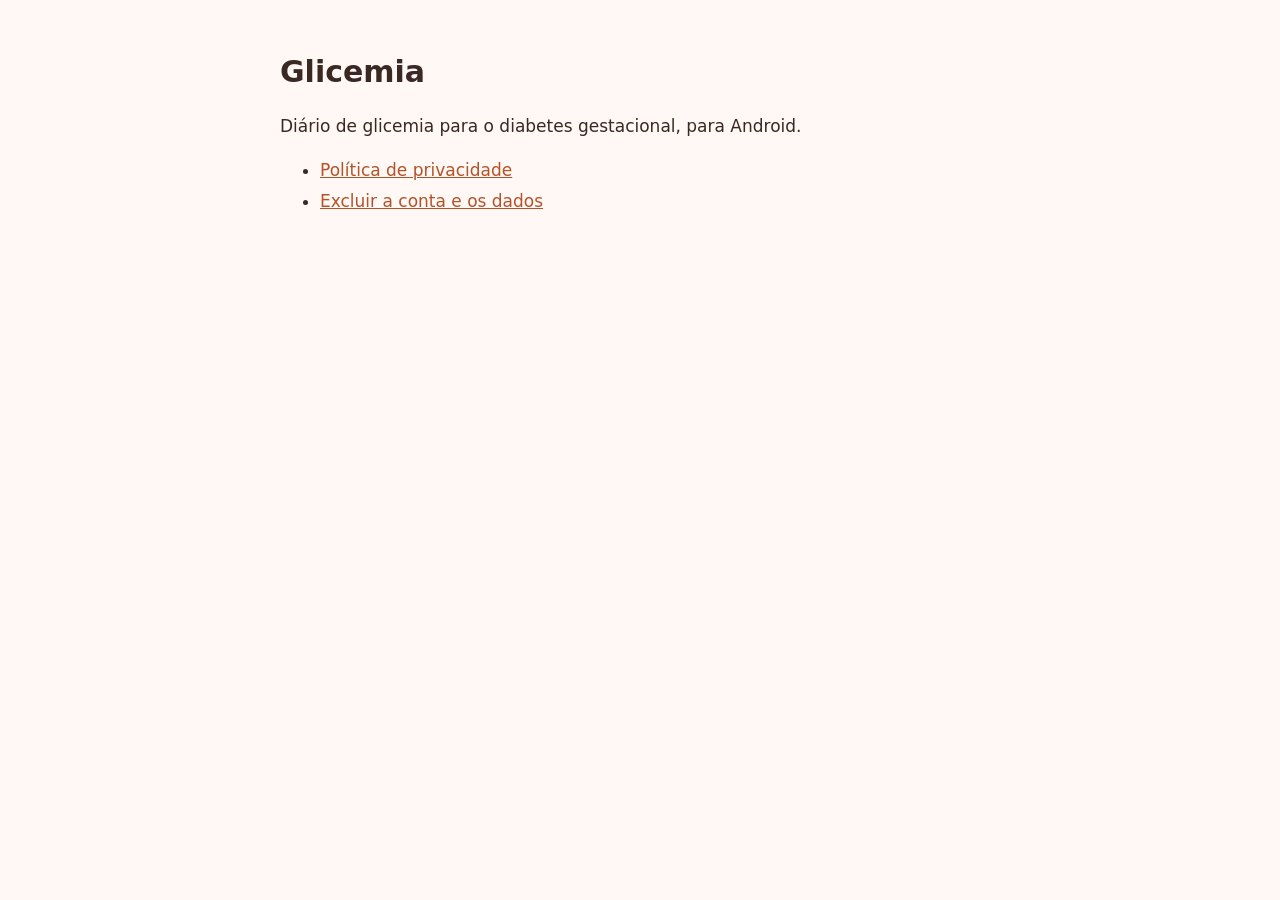
<file: index.html>
<!doctype html>
<html lang="pt-BR">
<head>
<meta charset="utf-8">
<meta name="viewport" content="width=device-width, initial-scale=1">
<title>Glicemia</title>
<link rel="stylesheet" href="style.css">
</head>
<body>
<main>
<h1>Glicemia</h1>
<p>Diário de glicemia para o diabetes gestacional, para Android.</p>
<ul>
  <li><a href="privacidade.html">Política de privacidade</a></li>
  <li><a href="excluir-conta.html">Excluir a conta e os dados</a></li>
</ul>
</main>
</body>
</html>
</file>
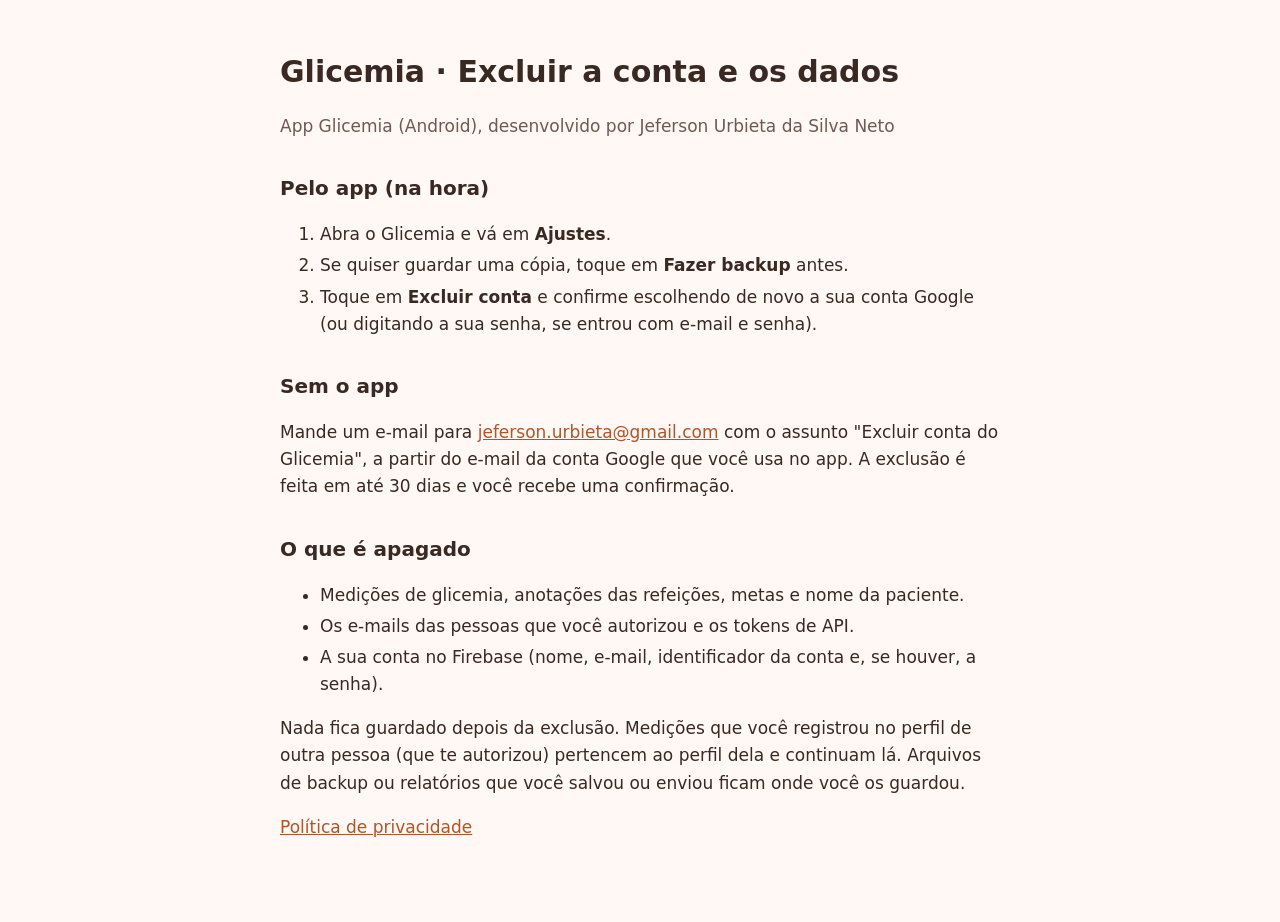
<file: excluir-conta.html>
<!doctype html>
<html lang="pt-BR">
<head>
<meta charset="utf-8">
<meta name="viewport" content="width=device-width, initial-scale=1">
<title>Glicemia · Excluir conta</title>
<link rel="stylesheet" href="style.css">
</head>
<body>
<main>
<h1>Glicemia · Excluir a conta e os dados</h1>
<p class="muted">App Glicemia (Android), desenvolvido por Jeferson Urbieta da Silva Neto</p>

<h2>Pelo app (na hora)</h2>
<ol>
  <li>Abra o Glicemia e vá em <strong>Ajustes</strong>.</li>
  <li>Se quiser guardar uma cópia, toque em <strong>Fazer backup</strong> antes.</li>
  <li>Toque em <strong>Excluir conta</strong> e confirme escolhendo de novo a sua conta Google (ou digitando a
    sua senha, se entrou com e-mail e senha).</li>
</ol>

<h2>Sem o app</h2>
<p>Mande um e-mail para <a href="mailto:jeferson.urbieta@gmail.com?subject=Excluir%20conta%20do%20Glicemia">jeferson.urbieta@gmail.com</a>
com o assunto "Excluir conta do Glicemia", a partir do e-mail da conta Google que você usa no app. A exclusão é
feita em até 30 dias e você recebe uma confirmação.</p>

<h2>O que é apagado</h2>
<ul>
  <li>Medições de glicemia, anotações das refeições, metas e nome da paciente.</li>
  <li>Os e-mails das pessoas que você autorizou e os tokens de API.</li>
  <li>A sua conta no Firebase (nome, e-mail, identificador da conta e, se houver, a senha).</li>
</ul>
<p>Nada fica guardado depois da exclusão. Medições que você registrou no perfil de outra pessoa (que te autorizou)
pertencem ao perfil dela e continuam lá. Arquivos de backup ou relatórios que você salvou ou enviou ficam onde você
os guardou.</p>

<p><a href="privacidade.html">Política de privacidade</a></p>
</main>
</body>
</html>
</file>
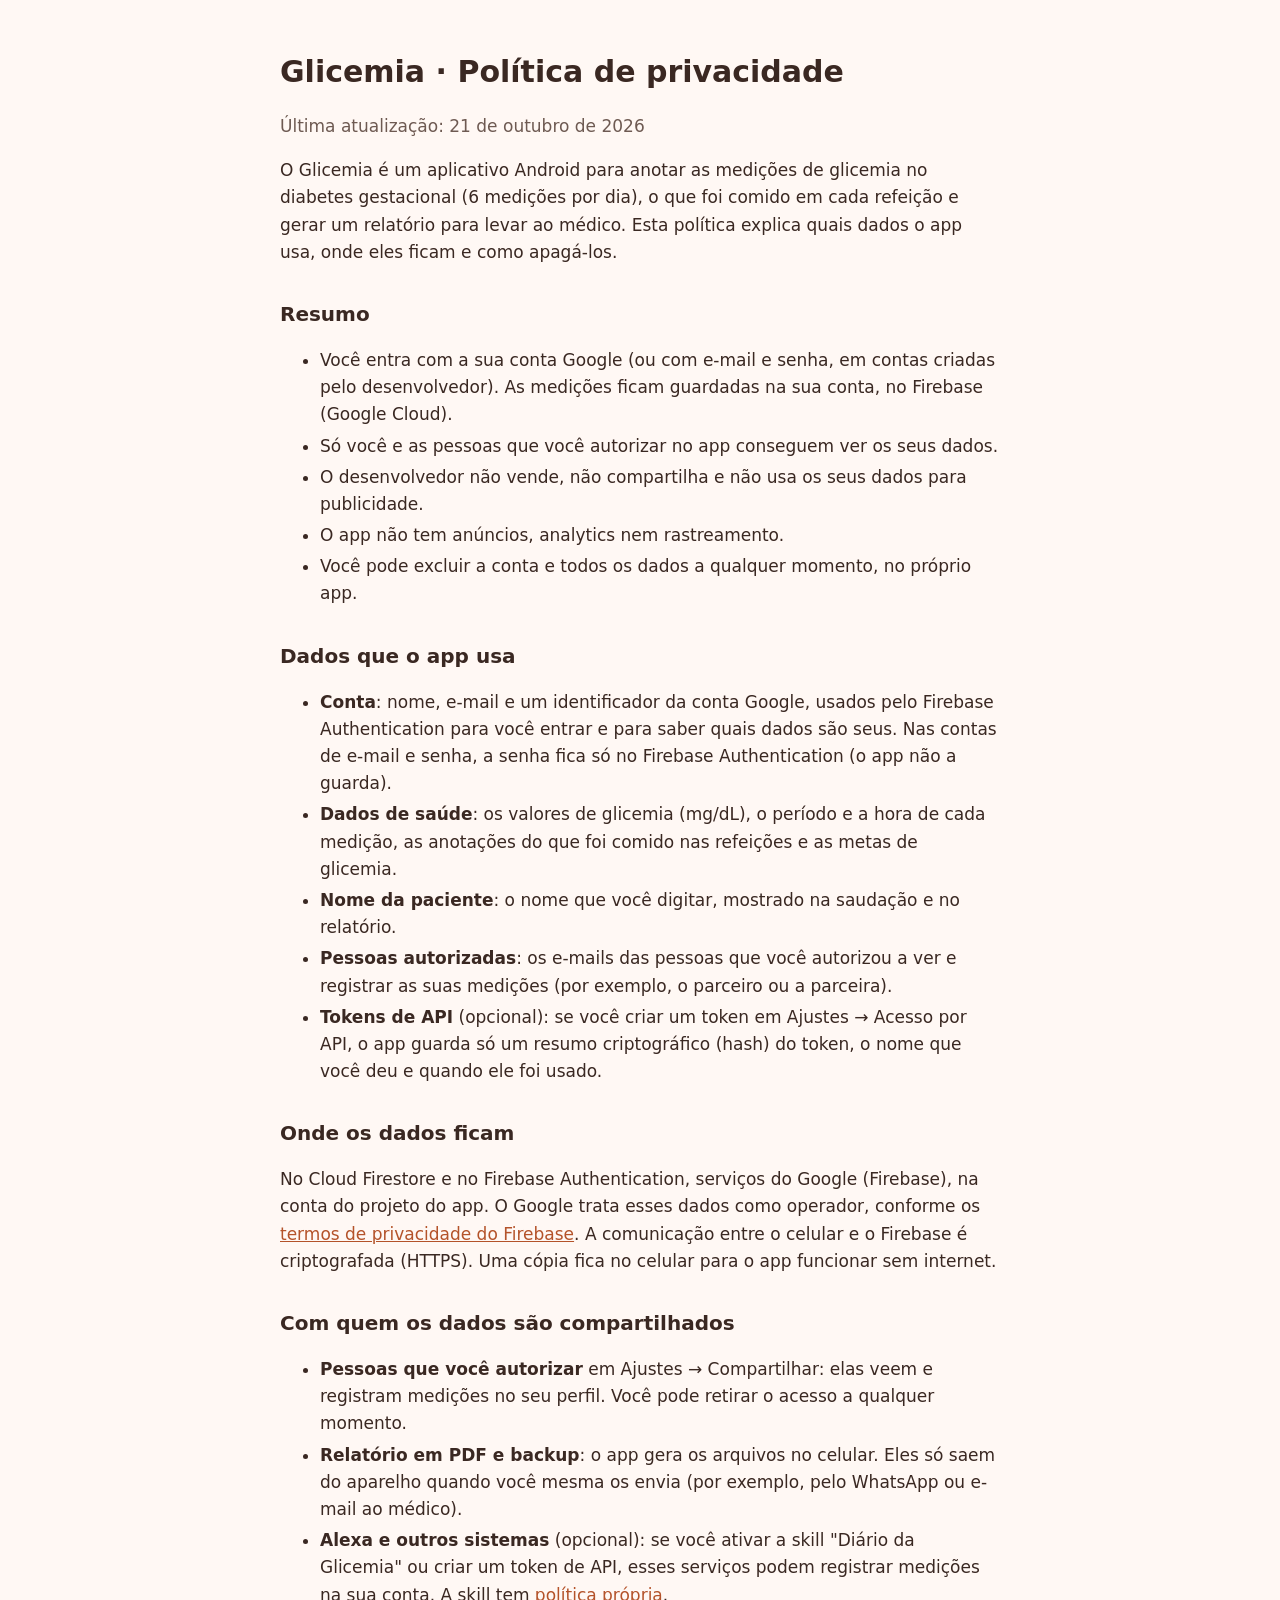
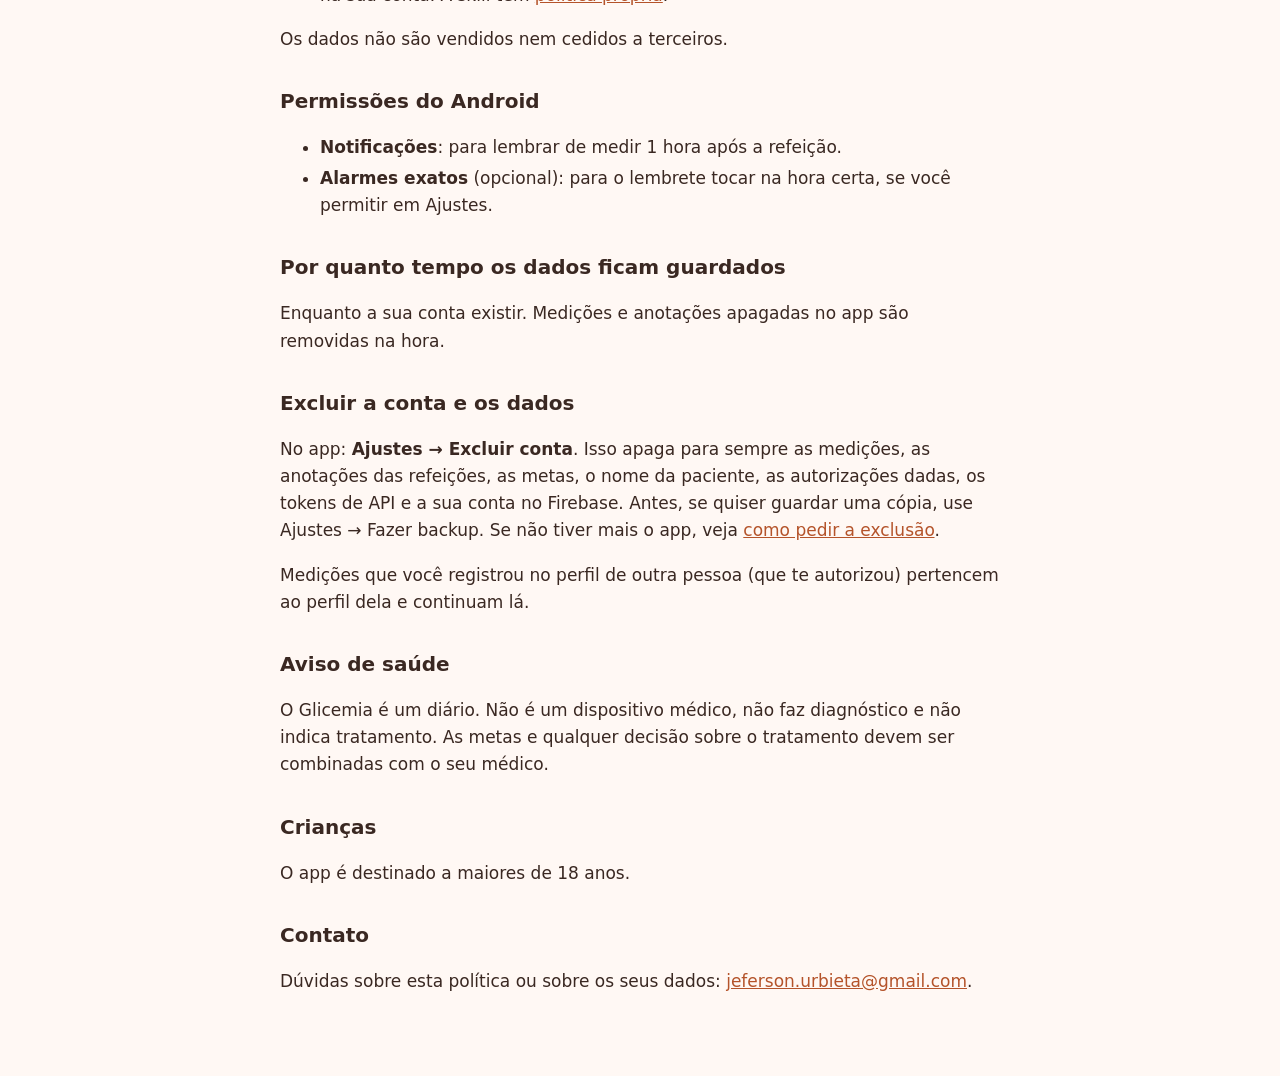
<file: privacidade.html>
<!doctype html>
<html lang="pt-BR">
<head>
<meta charset="utf-8">
<meta name="viewport" content="width=device-width, initial-scale=1">
<title>Glicemia · Política de privacidade</title>
<link rel="stylesheet" href="style.css">
</head>
<body>
<main>
<h1>Glicemia · Política de privacidade</h1>
<p class="muted">Última atualização: 21 de outubro de 2026</p>

<p>O Glicemia é um aplicativo Android para anotar as medições de glicemia no diabetes gestacional (6 medições por
dia), o que foi comido em cada refeição e gerar um relatório para levar ao médico. Esta política explica quais dados
o app usa, onde eles ficam e como apagá-los.</p>

<h2>Resumo</h2>
<ul>
  <li>Você entra com a sua conta Google (ou com e-mail e senha, em contas criadas pelo desenvolvedor). As medições
    ficam guardadas na sua conta, no Firebase (Google Cloud).</li>
  <li>Só você e as pessoas que você autorizar no app conseguem ver os seus dados.</li>
  <li>O desenvolvedor não vende, não compartilha e não usa os seus dados para publicidade.</li>
  <li>O app não tem anúncios, analytics nem rastreamento.</li>
  <li>Você pode excluir a conta e todos os dados a qualquer momento, no próprio app.</li>
</ul>

<h2>Dados que o app usa</h2>
<ul>
  <li><strong>Conta</strong>: nome, e-mail e um identificador da conta Google, usados pelo Firebase Authentication
    para você entrar e para saber quais dados são seus. Nas contas de e-mail e senha, a senha fica só no Firebase
    Authentication (o app não a guarda).</li>
  <li><strong>Dados de saúde</strong>: os valores de glicemia (mg/dL), o período e a hora de cada medição, as
    anotações do que foi comido nas refeições e as metas de glicemia.</li>
  <li><strong>Nome da paciente</strong>: o nome que você digitar, mostrado na saudação e no relatório.</li>
  <li><strong>Pessoas autorizadas</strong>: os e-mails das pessoas que você autorizou a ver e registrar as suas
    medições (por exemplo, o parceiro ou a parceira).</li>
  <li><strong>Tokens de API</strong> (opcional): se você criar um token em Ajustes → Acesso por API, o app guarda só
    um resumo criptográfico (hash) do token, o nome que você deu e quando ele foi usado.</li>
</ul>

<h2>Onde os dados ficam</h2>
<p>No Cloud Firestore e no Firebase Authentication, serviços do Google (Firebase), na conta do projeto do app. O
Google trata esses dados como operador, conforme os
<a href="https://firebase.google.com/support/privacy">termos de privacidade do Firebase</a>. A comunicação entre o
celular e o Firebase é criptografada (HTTPS). Uma cópia fica no celular para o app funcionar sem internet.</p>

<h2>Com quem os dados são compartilhados</h2>
<ul>
  <li><strong>Pessoas que você autorizar</strong> em Ajustes → Compartilhar: elas veem e registram medições no seu
    perfil. Você pode retirar o acesso a qualquer momento.</li>
  <li><strong>Relatório em PDF e backup</strong>: o app gera os arquivos no celular. Eles só saem do aparelho quando
    você mesma os envia (por exemplo, pelo WhatsApp ou e-mail ao médico).</li>
  <li><strong>Alexa e outros sistemas</strong> (opcional): se você ativar a skill "Diário da Glicemia" ou criar um
    token de API, esses serviços podem registrar medições na sua conta. A skill tem
    <a href="https://glicemia-gestacional-553d8.web.app/privacidade.html">política própria</a>.</li>
</ul>
<p>Os dados não são vendidos nem cedidos a terceiros.</p>

<h2>Permissões do Android</h2>
<ul>
  <li><strong>Notificações</strong>: para lembrar de medir 1 hora após a refeição.</li>
  <li><strong>Alarmes exatos</strong> (opcional): para o lembrete tocar na hora certa, se você permitir em Ajustes.</li>
</ul>

<h2>Por quanto tempo os dados ficam guardados</h2>
<p>Enquanto a sua conta existir. Medições e anotações apagadas no app são removidas na hora.</p>

<h2>Excluir a conta e os dados</h2>
<p>No app: <strong>Ajustes → Excluir conta</strong>. Isso apaga para sempre as medições, as anotações das
refeições, as metas, o nome da paciente, as autorizações dadas, os tokens de API e a sua conta no Firebase. Antes, se
quiser guardar uma cópia, use Ajustes → Fazer backup. Se não tiver mais o app, veja
<a href="excluir-conta.html">como pedir a exclusão</a>.</p>
<p>Medições que você registrou no perfil de outra pessoa (que te autorizou) pertencem ao perfil dela e continuam lá.</p>

<h2>Aviso de saúde</h2>
<p>O Glicemia é um diário. Não é um dispositivo médico, não faz diagnóstico e não indica tratamento. As metas e
qualquer decisão sobre o tratamento devem ser combinadas com o seu médico.</p>

<h2>Crianças</h2>
<p>O app é destinado a maiores de 18 anos.</p>

<h2>Contato</h2>
<p>Dúvidas sobre esta política ou sobre os seus dados: <a href="mailto:jeferson.urbieta@gmail.com">jeferson.urbieta@gmail.com</a>.</p>
</main>
</body>
</html>
</file>
<file: style.css>
:root { color-scheme: light dark; --bg: #fff8f4; --fg: #3a2822; --muted: #6e5a52; --accent: #b4532a; }
@media (prefers-color-scheme: dark) { :root { --bg: #1b1513; --fg: #f2e6e0; --muted: #b9a69e; --accent: #f0a27c; } }
body { margin: 0; background: var(--bg); color: var(--fg); font: 17px/1.6 system-ui, -apple-system, "Segoe UI", Roboto, sans-serif; }
main { max-width: 720px; margin: 0 auto; padding: 48px 16px 64px; }
h1 { font-size: 30px; margin: 0 0 4px; }
h2 { font-size: 20px; margin: 32px 0 8px; }
.muted { color: var(--muted); }
a { color: var(--accent); }
li { margin: 4px 0; }
</file>
